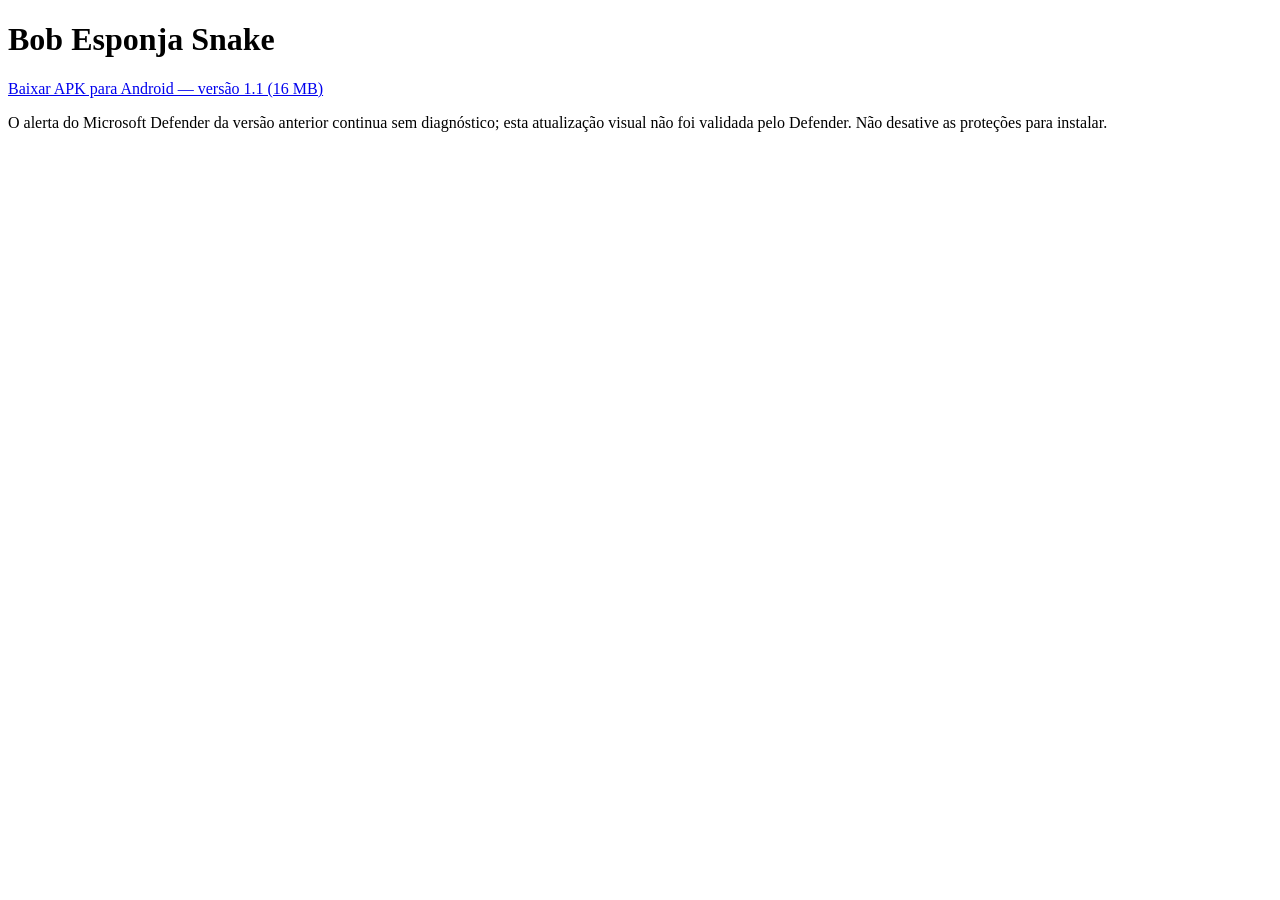
<file: download/index.html>
<!doctype html>
<html lang="pt-BR">
<head>
  <meta charset="utf-8">
  <meta name="viewport" content="width=device-width, initial-scale=1">
  <title>Download — Bob Esponja Snake</title>
</head>
<body>
  <h1>Bob Esponja Snake</h1>
  <p><a href="https://github.com/5an1ty/aplicativo-para-celular/releases/download/android-v1.1.0/Bob-Esponja-Snake.apk" download="Bob-Esponja-Snake.apk">Baixar APK para Android — versão 1.1 (16 MB)</a></p>
  <p>O alerta do Microsoft Defender da versão anterior continua sem diagnóstico; esta atualização visual não foi validada pelo Defender. Não desative as proteções para instalar.</p>
</body>
</html>
</file>
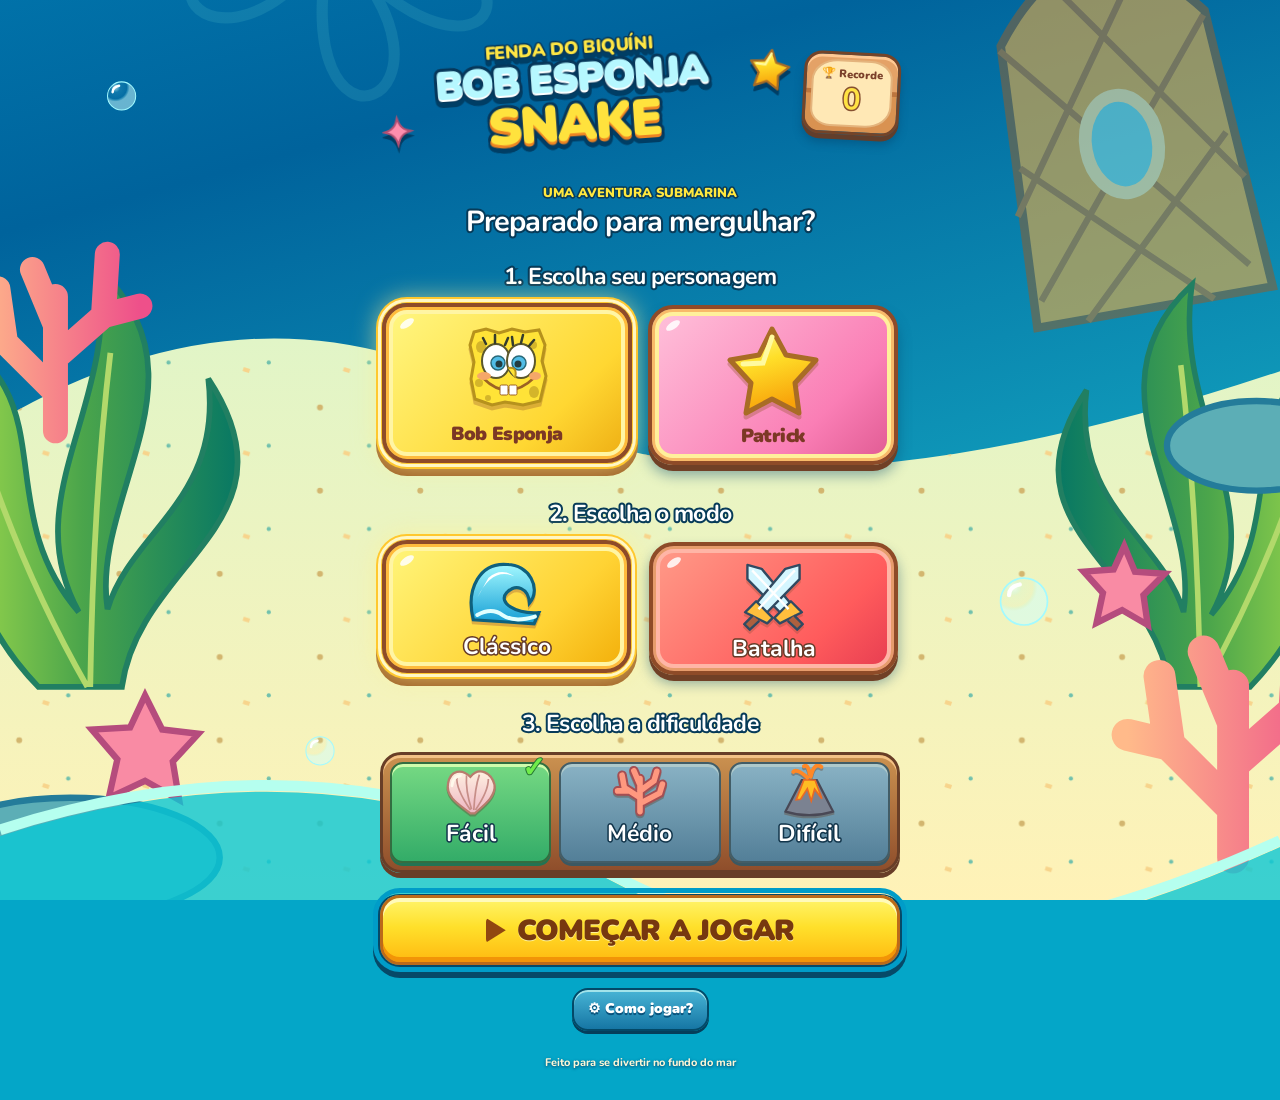
<file: megabrain/index.html>
<!DOCTYPE html>
<html lang="pt-BR">
<head>
  <meta charset="UTF-8">
  <meta name="viewport" content="width=device-width, initial-scale=1, viewport-fit=cover">
  <title>Bob Esponja Snake</title>
  <link rel="stylesheet" href="style.css">
</head>
<body>
  <main class="app">
    <header class="topbar">
      <div class="brand"><div><p class="eyebrow">FENDA DO BIQUÍNI</p><h1>BOB ESPONJA<span>SNAKE</span></h1></div><svg class="art brand-star" aria-hidden="true"><use href="assets/icons.svg#star"></use></svg></div>
      <div class="best"><span id="bestLabel">🏆 Recorde</span> <strong id="best">0</strong></div>
    </header>

    <section id="menu" class="panel menu-panel">
      <div class="intro">
        <div class="sun-rays"></div>
        <p class="eyebrow">UMA AVENTURA SUBMARINA</p>
        <h2>Preparado para mergulhar?</h2>
        <p>Coma hambúrgueres, cresça e desvie dos obstáculos!</p>
        <div class="sea-icons" aria-hidden="true">🫧　🪸　🐚　🫧</div>
      </div>
      <div class="choices">
        <h3>1. Escolha seu personagem</h3>
        <div class="character-options">
          <button class="character selected" data-character="bob" aria-pressed="true">
            <span class="avatar bob"><svg class="art " aria-hidden="true"><use href="assets/icons.svg#sponge"></use></svg></span><strong>Bob Esponja</strong><small>O otimista da Fenda</small>
          </button>
          <button class="character" data-character="patrick" aria-pressed="false">
            <span class="avatar patrick"><svg class="art " aria-hidden="true"><use href="assets/icons.svg#star"></use></svg></span><strong>Patrick</strong><small>O amigo estrela-do-mar</small>
          </button>
          <button class="character" data-character="sandy" aria-pressed="false" hidden><span class="avatar sandy"><svg class="art " aria-hidden="true"><use href="assets/icons.svg#sandy"></use></svg></span><strong>Sandy Bochechas</strong><small>Karate</small></button>
        </div>
        <h3>2. Escolha o modo</h3>
        <div class="mode-options">
          <button class="mode-choice selected" data-mode="classic" aria-pressed="true"><svg class="art " aria-hidden="true"><use href="assets/icons.svg#wave"></use></svg><strong>Clássico</strong><small>Explore e enfrente Plankton a cada 200 pontos</small></button>
          <button class="mode-choice" data-mode="battle" aria-pressed="false"><svg class="art " aria-hidden="true"><use href="assets/icons.svg#swords"></use></svg><strong>Batalha</strong><small>Ondas de inimigos cada vez mais agressivos</small></button>
        </div>
        <h3>3. Escolha a dificuldade</h3>
        <div class="difficulty-options">
          <button class="difficulty selected" data-difficulty="easy" aria-pressed="true"><span><svg class="art " aria-hidden="true"><use href="assets/icons.svg#shell"></use></svg></span><div><strong>Fácil</strong><small>Mais lento · Poucos obstáculos</small></div><i>✓</i></button>
          <button id="tutorialDifficultyBtn" class="difficulty tutorial-entry hidden" type="button"><span>🎓</span><div><strong>Tutorial modo batalha</strong><small>Treino guiado com Bob · sem perder vidas</small></div><i>✓</i></button>
          <button class="difficulty" data-difficulty="medium" aria-pressed="false"><span><svg class="art " aria-hidden="true"><use href="assets/icons.svg#coral"></use></svg></span><div><strong>Médio</strong><small>Velocidade moderada · Mais obstáculos</small></div><i>✓</i></button>
          <button class="difficulty" data-difficulty="hard" aria-pressed="false"><span><svg class="art " aria-hidden="true"><use href="assets/icons.svg#volcano"></use></svg></span><div><strong>Difícil</strong><small>Mais rápido · Muitos obstáculos</small></div><i>✓</i></button>
        </div>
        <button id="startBtn" class="primary">COMEÇAR A JOGAR</button>
        <button id="howBtn" class="text-button" aria-expanded="false" aria-controls="howText">⚙ Como jogar?</button>
        <button id="tutorialMenuBtn" class="text-button hidden" type="button" aria-expanded="false" aria-controls="tutorialPreview">Tutorial modo batalha</button>
        <section id="tutorialPreview" class="how-text hidden" aria-label="Tutorial ilustrado da Batalha"><div id="tutorialCards"></div><button id="startTutorialBtn" class="primary" type="button">COMEÇAR TUTORIAL JOGÁVEL</button></section>
        <div id="howText" class="how-text hidden">
          <h3>🎮 Guia da Fenda do Biquíni</h3><p><strong>Pontuação no Clássico:</strong> Fácil ×1, Médio ×2, Difícil ×3 (inclui bônus).</p><p><strong>Poderes na Batalha — C ou Power:</strong> Bob gira a espátula e cria um hambúrguer amarelo à frente (recarga 30s; libere a célula à frente antes de usar). Patrick começa com uma bomba pronta, imune a todas as bombas (colisões e explosões), cuja explosão atinge toda a arena. Uma estrela gira ao criar a bomba. Para recarregar, derrote 1 Plankton por outros ataques; abates da bomba especial não contam. Sandy, exclusiva da Batalha, arma um karate que espera o próximo contato: causa 2 de dano, paralisa por 3s e dá 3s de imunidade a tudo. Sandy começa com 2 usos; depois de gastar os dois, cada 2 abates recuperam 1 uso, até o limite de 3. Uma luva gira ao redor dela enquanto o golpe está armado. Durante os 3s de imunidade, Sandy fica transparente. Na primeira Batalha, um treino jogável com Bob ensina as mecânicas, desacelerando até pausar a cada situação. Repita pelo botão Tutorial modo batalha.</p><p><strong>⚔ Batalha:</strong> começa com um Plankton verde; os próximos duelos trazem inimigos laranja e vermelho, mais agressivos. Depois, cada grupo enfrenta três níveis de agressividade antes de aumentar: 2, 3, 4… até 10 Planktons vermelhos simultâneos. Cada hambúrguer vermelho acerta o inimigo mais próximo e paralisa por 3 segundos. A cada 10 hambúrgueres, solte um sopro congelante em cone que alcança o último Plankton naquela direção: 2 de dano no primeiro inimigo e 1 nos demais, congelados por 3 segundos. A cobra volta ao tamanho inicial. Derrotar um Plankton vermelho de agressividade máxima faz aparecer um hambúrguer amarelo de imunidade e turbo por 6 segundos. As barras de vida ficam sobre cada inimigo. Bombas explodem quando um Plankton pisa nelas: causam 1 de dano aos inimigos num raio de 15 células. Você é imune à explosão, mas Patrick também é imune à colisão de todas as bombas. Para os outros personagens, pisar na bomba conta como colisão com obstáculo (os poderes de atravessar obstáculos e imunidade protegem). Derrote todos para passar de onda. Vida por onda: nas ondas 1–2, todos têm 3; nas ondas 3–5, verdes têm 4 e os demais 3; da onda 6 em diante, verdes têm 5, laranjas 4 e vermelhos 3. Na Batalha, a velocidade base é constante; apenas o hambúrguer amarelo dá turbo temporário. Seu recorde na Batalha conta Planktons derrotados e fica salvo neste navegador. A dificuldade controla a velocidade e a densidade dos obstáculos.</p>
          <p>Use as setas, WASD, gestos ou o direcional. Cada hambúrguer dá <strong>+10 pontos</strong> e faz a cobra crescer. As bordas são portais: saia por um lado e reapareça no oposto, inclusive em cima e embaixo!</p>
          <ul class="burger-guide">
            <li><span style="--burger:#f5a62a">🍔</span><div><strong>Laranja · Clássico</strong><br>Alimenta e aumenta sua pontuação.</div></li>
            <li><span style="--burger:#bc8cff">G</span><div><strong>Roxo · Fantasma</strong><br>Atravesse o próprio corpo por 8 segundos.</div></li>
            <li><span style="--burger:#38bdf8">O</span><div><strong>Azul · Passagem livre</strong><br>Atravesse pedras e casas por 8 segundos.</div></li>
            <li><span style="--burger:#ffe45c">⚡</span><div><strong>Amarelo · Super</strong><br>Imunidade ao corpo, obstáculos e Plankton, com supervelocidade por 6 segundos.</div></li>
            <li><span style="--burger:#ff77c8">M</span><div><strong>Rosa · Ímã</strong><br>Por 10 segundos, puxa os hambúrgueres até você, atravessando obstáculos.</div></li>
            <li><span style="--burger:#ff334e">ϟ</span><div><strong>Vermelho · Hambúrguer de Siri</strong><br>Durante a perseguição, cada vermelho dispara um raio automático no Plankton. A sequência é sempre: normal → vermelho → normal → vermelho → normal → vermelho.</div></li>
          </ul>
          <p><strong>👁 Plankton malvado no Clássico:</strong> aparece a cada 200 pontos e persegue você, atravessando obstáculos. Alterne hambúrgueres normais com <strong>3 hambúrgueres de Siri vermelhos</strong> para derrotá-lo. Cada raio paralisa o inimigo por <strong>3 segundos</strong>; a vitória dá <strong>+50 pontos</strong>. Enquanto ele estiver paralisado, encostar nele é seguro.</p>
          <p>Os poderes podem ser combinados: cada efeito ativo aparece em uma indicação compacta dentro do mapa, com nome, tempo restante e barra de duração. Ela fica fixa no canto superior esquerdo, sem mover ou redimensionar o tabuleiro. Até 3 poderes podem ficar ativos ao mesmo tempo; nesse limite, só aparecem hambúrgueres normais até um efeito acabar (a sequência de vermelhos do Plankton continua). O personagem fica translúcido ao atravessar obstáculos (azul) e ganha um brilho roxo para atravessar o corpo. Hambúrgueres especiais são mais raros no Médio (22%) e no Difícil (10%), contra 60% no Fácil. Plankton persegue mais rápido no Médio e ainda mais no Difícil. Ao terminarem, as colisões voltam ao normal. A pausa congela poderes e inimigos. Na tela de pausa, Silenciar música controla a trilha; Silenciar sons controla os efeitos de coleta, laser e morte; Silenciar tudo corta ambos e Restaurar áudio recupera suas preferências individuais. As preferências ficam salvas. Os efeitos são sintetizados pelo jogo, sem gravações de terceiros. Em tela cheia, a pausa fica no canto superior direito. A cada 30 pontos os obstáculos mudam de lugar e de cor; a cada 100, o cenário muda. No Clássico, a velocidade aumenta um pouco; na Batalha, a velocidade base permanece constante.</p>
          <p><strong>Casas também são obstáculos:</strong> abacaxi do Bob, moai do Lula Molusco e pedra do Patrick. Sem o poder adequado, evite casas, pedras, seu corpo e o Plankton ativo.</p>
          <p><strong>Tela cheia no celular:</strong> toda partida começa pausada; escolha Tela cheia ou Continuar no menu de pausa. mantenha a orientação que preferir. No celular, o movimento é mais lento em todas as dificuldades, mantendo a progressão por fase no Clássico. O mapa usa 18 × 18 células maiores e ocupa a área disponível acima dos controles; no PC, mantém 30 × 21. A grade não muda durante uma partida ao girar o aparelho. O mapa mantém sua proporção, sem esticar a imagem. A faixa acima do mapa explica o hambúrguer disponível, sem cobrir o jogo. A vida do Plankton aparece em uma barra sem números e os raios vermelhos saem dos olhos do personagem. O modo portátil vertical traz um direcional maior, centralizado abaixo do mapa: mantenha o dedo encostado e deslize entre as setas para mudar de direção, sem precisar apertá-las novamente.</p>
        </div>
      </div>
    </section>

    <section id="game" class="panel game-panel hidden">
      <div class="game-logo" aria-hidden="true"><span>FENDA DO BIQUÍNI</span><strong>BOB ESPONJA <b>SNAKE</b></strong></div>
      <div class="game-head">
        <div class="player-plaque"><span class="player-portrait"><svg class="art portrait-bob" aria-hidden="true"><use href="assets/icons.svg#sponge"></use></svg><svg class="art portrait-patrick" aria-hidden="true"><use href="assets/icons.svg#star"></use></svg><svg class="art portrait-sandy" aria-hidden="true"><use href="assets/icons.svg#sandy"></use></svg></span><strong id="playingAs">Bob Esponja</strong></div>
        <div class="stat score-medal"><small>Pontos</small><strong id="score">0</strong></div>
        <div class="stat difficulty-badge"><small>Dificuldade</small><span class="level-art"><svg class="art level-easy" aria-hidden="true"><use href="assets/icons.svg#shell"></use></svg><svg class="art level-medium" aria-hidden="true"><use href="assets/icons.svg#coral"></use></svg><svg class="art level-hard" aria-hidden="true"><use href="assets/icons.svg#volcano"></use></svg></span><strong id="level">Fácil</strong></div>
        <div class="game-actions"><button id="headerMenuBtn" class="menu-return" type="button">Voltar ao menu</button><button id="pauseBtn" class="small-button" aria-label="Pausar jogo">II</button></div>
      </div>
      <div class="status-bar">
        <span id="foodHint" class="food-hint" role="status"></span>
        <span class="boss-panel"><span id="bossStatus" role="status"></span><progress id="bossHealth" max="3" value="3" aria-label="Vida do Plankton" hidden></progress></span>
      </div>
      <div class="board-stage"><div class="board-wrap">
        <span id="powerStatus" class="power-hud" data-corner="top-left" role="status" hidden></span>
        <span id="trainingObjective" class="training-objective" hidden></span>
        <span id="abilityKeyHint" class="ability-key-hint" hidden>pressione C</span>
        <canvas id="board" width="600" height="420" aria-label="Tabuleiro do jogo Snake"></canvas>
        <div id="overlay" class="overlay hidden"><div class="overlay-card"><div id="overlayIcon" class="overlay-icon">⏸️</div><h2 id="overlayTitle">Jogo pausado</h2><div class="pause-start-actions"><button id="pauseFullscreenBtn" class="secondary" type="button">⛶ Tela cheia</button><button id="resumeBtn" class="primary">CONTINUAR</button></div><div id="overlayText">Respire fundo, mergulhador!</div><div class="audio-controls" role="group" aria-label="Controles de áudio"><button id="muteMusicBtn" class="audio-toggle" type="button" aria-pressed="false">🔇 Silenciar música</button><button id="muteEffectsBtn" class="audio-toggle" type="button" aria-pressed="false">🔇 Silenciar sons</button><button id="muteAllBtn" class="audio-toggle" type="button" aria-pressed="false">🔇 Silenciar tudo</button></div><button id="restartBtn" class="secondary">RECOMEÇAR</button><button id="menuBtn" class="text-button">Voltar ao menu</button></div></div>
      </div>
      </div>
      <div class="game-footer"><span>🍔 Hambúrguer = +10 pontos</span><span>Bordas livres ↔ ↕</span></div>
      <button id="abilityBtn" class="secondary" type="button" hidden>Power · Pronto</button>
      <div class="touch-controls" aria-label="Controles direcionais">
        <button data-dir="up" aria-label="Cima"><svg class="art" aria-hidden="true"><use href="assets/icons.svg#arrow"></use></svg></button>
        <div><button data-dir="left" aria-label="Esquerda"><svg class="art" aria-hidden="true"><use href="assets/icons.svg#arrow"></use></svg></button><button data-dir="down" aria-label="Baixo"><svg class="art" aria-hidden="true"><use href="assets/icons.svg#arrow"></use></svg></button><button data-dir="right" aria-label="Direita"><svg class="art" aria-hidden="true"><use href="assets/icons.svg#arrow"></use></svg></button></div>
      </div>
    </section>
    <footer>Feito para se divertir no fundo do mar</footer>
  </main>
  <script src="script.js"></script>
  <script src="tutorial.js"></script>
</body>
</html>
</file>
<file: megabrain/style.css>
@font-face {
  font-family:Nunito;
  src:url('assets/Nunito.ttf') format('truetype');
  font-weight:200 1000;
  font-display:swap
}
:root {
  --ink:#073b59;
  --cream:#fff5d6;
  --yellow:#ffe331;
  --wood:#a35c30;
  --outline:#06416a;
  --safe-top:env(safe-area-inset-top,0px);
  --safe-bottom:env(safe-area-inset-bottom,0px)
}
* {
  box-sizing:border-box
}
html {
  -webkit-text-size-adjust:100%;
  background:#007eb3
}
body {
  margin:0;
  color:white;
  font-family:Nunito,'Arial Rounded MT Bold',sans-serif;
  font-weight:900;
  background:#04a6c8 url('assets/ocean.svg') center bottom/cover fixed;
  min-height:100vh;
  min-height:100svh;
  overflow-x:hidden
}
button {
  font:inherit;
  cursor:pointer;
  touch-action:manipulation;
  -webkit-tap-highlight-color:transparent;
  color:inherit
}
button:focus-visible {
  outline:3px solid white;
  outline-offset:5px
}
button:disabled {
  opacity:.6;
  cursor:default
}
svg.art {
  display:block;
  width:100%;
  height:100%;
  overflow:visible;
  pointer-events:none
}
.hidden,[hidden] {
  display:none!important
}
p,h1,h2,h3 {
  margin:0
}
.app {
  position:relative;
  max-width:560px;
  margin:0 auto;
  padding:22px 20px 30px
}
.topbar {
  position:relative;
  display:flex;
  align-items:center;
  justify-content:space-between;
  gap:10px;
  margin-bottom:16px;
  min-height:116px
}
.brand {
  position:relative;
  min-width:0;
  transform:rotate(-4deg);
  padding:0 29px 0 0;
  flex:1;
  text-align:center;
  filter:drop-shadow(0 5px 0 #003e65)
}
.brand .eyebrow {
  color:#ffe644;
  font-size:clamp(12px,3.2vw,18px);
  -webkit-text-stroke:3px #06375a;
  paint-order:stroke fill;
  line-height:1.1;
  letter-spacing:-.4px
}
.brand h1 {
  font-size:clamp(25px,7vw,40px);
  font-weight:1000;
  letter-spacing:-1.8px;
  line-height:.98;
  color:#b6f8ff;
  -webkit-text-stroke:6px #06375a;
  paint-order:stroke fill;
  text-shadow:0 2px 0 white
}
.brand h1 span {
  display:block;
  font-size:1.28em;
  color:#ffe23d;
  letter-spacing:-2px;
  text-shadow:0 3px 0 #ed8423
}
.brand .brand-star {
  position:absolute;
  width:45px;
  height:45px;
  right:0;
  top:21px;
  transform:rotate(14deg)
}
.brand:after {
  content:'✦';
  position:absolute;
  left:0;
  bottom:3px;
  color:#ff8eae;
  font-size:35px;
  -webkit-text-stroke:2px #b35073
}
.best {
  position:relative;
  display:flex;
  flex-direction:column;
  align-items:center;
  justify-content:center;
  min-width:97px;
  max-width:120px;
  gap:0;
  min-height:83px;
  padding:11px 9px;
  background:linear-gradient(#e4a267 0 45%,#bd753e 46% 51%,#d99251 52%);
  border:3px solid #734429;
  border-radius:18px;
  box-shadow:inset 0 3px 0 #ffc994,0 5px 0 #623e2b,0 9px 8px #003c6560;
  transform:rotate(3deg);
  text-align:center
}
.best:before {
  content:'';
  position:absolute;
  inset:5px;
  background:#ffe8b5;
  border:2px solid #e4b47d;
  border-radius:32% 27% 32% 25%;
  z-index:0
}
.best>* {
  position:relative
}
.best span {
  font-size:11px;
  line-height:1.1;
  color:#7b402a
}
.best strong {
  font-size:30px;
  line-height:1.2;
  color:#ffe343;
  -webkit-text-stroke:3px #865030;
  paint-order:stroke fill
}
.panel {
  border:0;
  border-radius:0;
  background:transparent;
  box-shadow:none
}
.intro {
  text-align:center;
  margin:0 0 17px;
  position:relative
}
.intro .eyebrow {
  font-size:13px;
  color:#ffe83e;
  -webkit-text-stroke:3px #073b59;
  paint-order:stroke fill
}
.intro h2 {
  font-size:clamp(20px,5.6vw,29px);
  line-height:1.15;
  letter-spacing:-.8px;
  -webkit-text-stroke:4px #073b59;
  paint-order:stroke fill;
  margin-top:3px
}
.intro>p:not(.eyebrow),.sea-icons,.sun-rays {
  display:none
}
.choices h3 {
  font-size:clamp(17px,4.6vw,23px);
  text-align:center;
  letter-spacing:-.6px;
  -webkit-text-stroke:4px #073b59;
  paint-order:stroke fill;
  margin:19px 0 13px
}
.character-options {
  display:flex;
  justify-content:center;
  gap:16px;
  padding:0 2px 10px
}
.character {
  position:relative;
  width:calc(50% - 8px);
  min-width:0;
  padding:12px 7px 9px;
  display:flex;
  flex-direction:column;
  align-items:center;
  background:linear-gradient(135deg,#fff783,#ffd732 70%,#edac12);
  border:4px solid #8e4b28;
  border-radius:25px;
  box-shadow:0 6px 0 #704026,inset 0 0 0 3px #f8ba69,inset 0 0 0 7px #fff09b,0 10px 14px #00456a70;
  transition:transform .15s,filter .15s
}
.character[data-character=patrick] {
  background:linear-gradient(135deg,#ffc2db,#fa7eb5 70%,#df5991)
}
.character[data-character=sandy] {
  background:linear-gradient(135deg,#e4f9ff,#77d3e3)
}
.character-options:has([data-character=sandy]:not([hidden])) {
  gap:9px
}
.character-options:has([data-character=sandy]:not([hidden])) .character {
  width:33.33%;
  border-radius:20px
}
.character:before,.mode-choice:before {
  content:'';
  position:absolute;
  left:13px;
  top:13px;
  width:16px;
  height:7px;
  background:#ffffffd9;
  border-radius:100%;
  transform:rotate(-34deg)
}
.character.selected,.mode-choice.selected {
  outline:3px solid #fff7c5;
  outline-offset:1px;
  box-shadow:0 0 0 6px #ffc82e,0 0 24px 4px #fff392aa,0 7px 0 6px #9e5f26,inset 0 0 0 3px #ffbb3c,inset 0 0 0 7px #fff5a4;
  transform:translateY(-2px)
}
.avatar {
  display:block;
  width:82px;
  height:82px;
  filter:drop-shadow(0 4px 0 #93532955);
  margin:0 0 5px
}
.character strong {
  color:#7b3825;
  font-size:clamp(14px,4vw,19px);
  font-weight:1000;
  letter-spacing:-.6px;
  line-height:1.1
}
.character small {
  display:none
}
.mode-options {
  display:grid;
  grid-template-columns:1fr 1fr;
  gap:18px;
  padding:0 2px 10px
}
.mode-choice {
  position:relative;
  display:flex;
  flex-direction:column;
  align-items:center;
  justify-content:center;
  gap:0;
  min-height:116px;
  border:4px solid #8e4b28;
  border-radius:25px;
  padding:7px 10px;
  background:linear-gradient(135deg,#fff67c,#ffd334 65%,#f2ad08);
  box-shadow:0 6px 0 #704026,inset 0 0 0 3px #ffd18c,inset 0 0 0 7px #fff7b2,0 8px 13px #00456a70
}
.mode-choice[data-mode=battle] {
  background:linear-gradient(135deg,#ff9c89,#ff5b5c 70%,#e53b50);
  box-shadow:0 6px 0 #704026,inset 0 0 0 3px #e69c6c,inset 0 0 0 7px #ffb5a6,0 8px 13px #00456a70
}
.mode-choice .art {
  width:73px;
  height:65px;
  filter:drop-shadow(0 3px 0 #964d3955)
}
.mode-choice strong {
  font-size:23px;
  line-height:1.1;
  -webkit-text-stroke:3px #663b28;
  paint-order:stroke fill
}
.mode-choice small {
  display:none
}
.difficulty-options {
  display:grid;
  grid-template-columns:repeat(3,minmax(0,1fr));
  gap:8px;
  background:linear-gradient(#cb9250,#8f4e2b);
  border:3px solid #683e27;
  border-radius:21px;
  padding:7px;
  margin:0 0 22px;
  box-shadow:inset 0 3px 0 #f3c185,0 5px 0 #683e27
}
.difficulty {
  position:relative;
  display:flex;
  flex-direction:column;
  align-items:center;
  justify-content:center;
  background:linear-gradient(#89b2c4,#537f98);
  border:2px solid #425d67;
  border-radius:13px;
  box-shadow:inset 0 3px 0 #aec9cb,0 3px 0 #3b5862;
  padding:5px 3px 7px;
  min-height:91px
}
.difficulty>span {
  width:49px;
  height:46px;
  margin-top:-13px;
  filter:drop-shadow(0 2px 0 #63432f66)
}
.difficulty strong {
  font-size:20px;
  -webkit-text-stroke:3px #12354b;
  paint-order:stroke fill;
  line-height:1.2
}
.difficulty small {
  display:none
}
.difficulty i {
  position:absolute;
  right:4px;
  top:-10px;
  font-size:28px;
  line-height:1;
  font-style:normal;
  color:#70ec4a;
  -webkit-text-stroke:2px #237331;
  paint-order:stroke fill;
  display:none
}
.difficulty.selected {
  background:linear-gradient(#76d983,#33ac68);
  box-shadow:inset 0 3px 0 #cffcac,0 3px 0 #237352;
  border-color:#326e41
}
.difficulty.selected i {
  display:block
}
.difficulty.tutorial-entry {
  grid-column:1/-1;
  grid-row:2;
  min-height:50px;
  flex-direction:row;
  gap:8px
}
.difficulty.tutorial-entry>span {
  width:auto;
  margin:0
}
.difficulty.tutorial-entry strong {
  font-size:15px
}
.primary,.secondary,.text-button,.menu-return,.audio-toggle {
  border:2px solid #073e5a;
  border-radius:16px;
  padding:11px 14px;
  font-weight:1000;
  transition:transform .12s,filter .12s
}
.primary {
  display:block;
  width:100%;
  min-height:56px;
  background:linear-gradient(#fff46b 0%,#ffe02b 45%,#ffb910 100%);
  border:3px solid #bc6a19;
  color:#77380f;
  box-shadow:inset 0 3px 0 #fffbb2,inset 0 -4px 0 #f29909,0 5px 0 #9c4f1a;
  text-shadow:0 1px 0 #fff39a
}
.primary:active,.secondary:active,.text-button:active,.character:active,.mode-choice:active,.difficulty:active {
  transform:translateY(3px);
  filter:brightness(.95)
}
#startBtn {
  position:relative;
  min-height:70px;
  font-size:clamp(20px,5.5vw,29px);
  border-radius:20px;
  letter-spacing:-.9px;
  outline:5px solid #009cc8;
  outline-offset:2px;
  box-shadow:inset 0 4px 0 #fffaba,inset 0 -5px 0 #f29407,0 6px 0 7px #064968;
  margin:8px 0 23px
}
.text-button {
  display:block;
  width:max-content;
  max-width:100%;
  margin:12px auto 0;
  min-height:41px;
  background:linear-gradient(#48b5d6,#1676a4);
  border:2px solid #034968;
  box-shadow:inset 0 2px 0 #a2e3ea,0 3px 0 #053e5a;
  color:#fff;
  font-size:14px;
  line-height:1.2;
  text-shadow:0 2px 0 #08527c
}
.secondary {
  background:linear-gradient(#72e8ed,#2caeca);
  box-shadow:inset 0 2px 0 #d9ffff,0 3px 0 #075774;
  color:#06425d
}
.how-text {
  background:#fff5dfeF;
  border:4px solid #a56a37;
  border-radius:18px;
  box-shadow:0 4px 0 #684326;
  color:#254b5f;
  padding:16px;
  font-size:13px;
  font-weight:750;
  margin-top:19px;
  line-height:1.5;
  text-align:left
}
.how-text h3 {
  font-size:17px;
  -webkit-text-stroke:0;
  text-align:left;
  color:#0b6187
}
.how-text p {
  margin:10px 0
}
.burger-guide {
  padding:0;
  list-style:none
}
.burger-guide li {
  display:flex;
  gap:10px;
  margin-top:12px
}
.burger-guide li>span {
  display:grid;
  place-items:center;
  flex:0 0 30px;
  height:30px;
  border-radius:10px;
  background:var(--burger);
  color:#064269;
  border:2px solid #0e5677
}
.app>footer {
  font-size:11px;
  font-weight:750;
  text-align:center;
  color:#fff7d6;
  text-shadow:0 1px 3px #06436c;
  margin-top:24px
}
/* The game owns the viewport. The board and controls get separate grid areas. */
body.playing {
  overflow:hidden
}
.playing .app {
  padding:0;
  max-width:1000px
}
.playing .topbar,.playing .app>footer {
  display:none
}
#game {
  position:relative;
  display:grid;
  grid-template-columns:minmax(0,1fr);
  grid-template-rows:31px 100px 49px minmax(100px,1fr) 24px 172px;
  gap:9px;
  width:100%;
  height:100vh;
  height:100dvh;
  min-height:530px;
  padding:calc(7px + var(--safe-top)) 16px calc(12px + var(--safe-bottom));
  isolation:isolate
}
#game:before {
  content:'';
  position:absolute;
  inset:0;
  background:#04a6c8 url('assets/ocean.svg') center bottom/cover;
  z-index:-1
}
#game:is(:fullscreen,.fallback-fullscreen) {
  position:fixed;
  inset:0;
  z-index:50;
  max-width:none;
  min-height:0
}
.game-logo {
  text-align:center;
  padding:0 37px;
  align-self:center;
  line-height:1.05;
  pointer-events:none
}
.game-logo>span {
  display:block;
  font-size:8px;
  color:#ffe43e;
  -webkit-text-stroke:2px #073b59;
  paint-order:stroke fill
}
.game-logo>strong {
  font-size:18px;
  letter-spacing:-.7px;
  color:#a9f9ff;
  -webkit-text-stroke:3px #073b59;
  paint-order:stroke fill
}
.game-logo b {
  color:#ffe138
}
#fullscreenBtn {
  position:absolute;
  top:calc(9px + var(--safe-top));
  right:15px;
  width:32px;
  height:30px;
  border:2px solid #07516c;
  border-radius:9px;
  background:#119ac2;
  color:white;
  font-size:0;
  line-height:1;
  padding:0;
  z-index:3;
  box-shadow:inset 0 2px 0 #74e6ef,0 2px 0 #064b72
}
#fullscreenBtn:before {
  content:'⛶';
  font-size:22px
}
.game-head {
  display:grid;
  grid-template-columns:1.2fr 1fr .7fr .83fr;
  align-items:center;
  gap:8px;
  min-width:0
}
.player-plaque {
  align-self:stretch;
  position:relative;
  display:flex;
  flex-direction:column;
  align-items:center;
  justify-content:center;
  padding:5px 5px 7px;
  background:repeating-linear-gradient(0deg,transparent 0 26px,#8b4c2b 27px 29px),linear-gradient(100deg,#d8995c,#bd7740);
  border:3px solid #874426;
  border-radius:14px;
  box-shadow:inset 0 2px 0 #edbd85,0 4px 0 #613b2a
}
.player-plaque:after {
  content:'';
  position:absolute;
  width:9px;
  height:3px;
  border-radius:100%;
  background:#764725;
  right:6px;
  top:12px
}
.player-portrait {
  width:60px;
  height:59px;
  display:block;
  filter:drop-shadow(0 3px 0 #87542a66)
}
.player-portrait .art {
  display:none
}
#game[data-avatar=bob] .portrait-bob,#game[data-avatar=patrick] .portrait-patrick,#game[data-avatar=sandy] .portrait-sandy {
  display:block
}
.player-plaque strong {
  font-size:12px;
  line-height:1.1;
  text-align:center;
  letter-spacing:-.4px;
  -webkit-text-stroke:2px #753c22;
  paint-order:stroke fill
}
.stat {
  display:flex;
  flex-direction:column;
  align-items:center;
  justify-content:center;
  min-width:0
}
.stat small {
  font-size:13px;
  line-height:1.2;
  -webkit-text-stroke:2px #70381e;
  paint-order:stroke fill
}
.score-medal {
  aspect-ratio:1;
  max-height:100%;
  width:100%;
  border:4px solid #e6ad43;
  border-radius:50%;
  background:radial-gradient(ellipse at 32% 24%,#b5faff,#35c8e5 50%,#1295c9 75%);
  box-shadow:0 0 0 2px #875123,inset 0 0 0 2px #fffac5,0 4px 0 2px #8f602e,inset 0 -4px 0 #0579aa
}
.score-medal strong {
  font-size:38px;
  line-height:1.1;
  color:#ffe231;
  -webkit-text-stroke:3px #774426;
  paint-order:stroke fill;
  letter-spacing:-2px
}
.difficulty-badge {
  gap:1px
}
.difficulty-badge small {
  font-size:9px;
  -webkit-text-stroke:2px #793e27;
  paint-order:stroke fill
}
.level-art {
  display:block;
  width:40px;
  height:40px
}
.level-art .art {
  display:none
}
#game[data-difficulty=easy] .level-easy,#game[data-difficulty=medium] .level-medium,#game[data-difficulty=hard] .level-hard {
  display:block
}
.difficulty-badge strong {
  font-size:16px;
  color:#e4fa65;
  -webkit-text-stroke:2px #446b24;
  paint-order:stroke fill
}
.game-actions {
  display:flex;
  flex-direction:column;
  align-items:center;
  gap:9px
}
.small-button {
  position:relative;
  display:grid;
  place-items:center;
  border:5px solid #ffefc4;
  outline:2px solid #9b4d30;
  background:radial-gradient(ellipse at 35% 20%,#ffb29a,#f65e54 65%,#c53035);
  border-radius:50%;
  width:52px;
  height:52px;
  box-shadow:inset 0 0 0 3px #c54236,0 4px 0 2px #8d492e,inset 0 4px 0 #ffceb5;
  font-size:25px;
  line-height:1;
  -webkit-text-stroke:1px #8f3528;
  text-shadow:0 2px 0 #8f3528
}
.menu-return {
  width:100%;
  min-height:29px;
  padding:4px 3px;
  border:2px solid #814425;
  border-radius:8px;
  background:linear-gradient(#e4aa6a,#b76a37);
  box-shadow:inset 0 2px 0 #f7cea4,0 3px 0 #6b3c25;
  font-size:10px;
  line-height:1;
  text-shadow:0 1px 0 #773b25
}
.status-bar {
  display:grid;
  align-content:start;
  gap:3px;
  min-height:0;
  padding:0 3px
}
.food-hint {
  display:block;
  width:100%;
  padding:6px 8px;
  border:3px solid #96562e;
  border-radius:9px;
  background:repeating-linear-gradient(0deg,transparent 0 13px,#9b562b44 14px 16px),linear-gradient(#cf975b,#a56433);
  box-shadow:inset 0 2px 0 #f4c58a,0 3px 0 #653d28;
  color:#fff8d8;
  font-size:10px;
  line-height:1.1;
  text-align:center;
  text-shadow:0 1px 1px #72391c;
  overflow-wrap:anywhere
}
.boss-panel {
  display:flex;
  align-items:center;
  justify-content:center;
  gap:5px;
  min-height:10px;
  line-height:1
}
.boss-panel:has(#bossStatus:empty) {
  visibility:hidden
}
#bossStatus {
  font-size:10px;
  text-shadow:0 1px 1px #06456b
}
#bossHealth {
  appearance:none;
  width:65px;
  height:6px;
  border:1px solid #125241;
  border-radius:6px;
  overflow:hidden;
  background:#174b45
}
#bossHealth::-webkit-progress-bar {
  background:#174b45
}
#bossHealth::-webkit-progress-value {
  background:#bcf36a
}
#bossHealth::-moz-progress-bar {
  background:#bcf36a
}
.board-stage {
  position:relative;
  display:flex;
  align-items:center;
  justify-content:center;
  min-height:0;
  min-width:0;
  padding:0 5px
}
.board-wrap {
  position:relative;
  flex:none;
  border:9px solid #b67b43;
  border-radius:20px;
  background:#075c88;
  box-shadow:0 0 0 2px #6f432c,0 0 0 5px #e5b774,inset 0 0 0 2px #74472b,0 7px 0 3px #70462b;
  isolation:isolate
}
.board-wrap:before,.board-wrap:after {
  content:'';
  position:absolute;
  z-index:4;
  width:32px;
  height:32px;
  top:-17px;
  pointer-events:none;
  background:url('assets/icons.svg#shell');
  border-radius:50%;
  background:radial-gradient(ellipse at 30% 15%,#fff0da,#f2b5a7 65%,#b9737d);
  border:2px solid #a87059;
  box-shadow:inset 2px 0 0 #ffe5cf,inset -5px 0 0 #e3a5a2
}
.board-wrap:before {
  left:-17px;
  transform:rotate(-25deg)
}
.board-wrap:after {
  right:-17px;
  transform:rotate(25deg);
  background:radial-gradient(ellipse at 30% 15%,#ece9ff,#b6a5e0 65%,#857cba)
}
#board {
  display:block;
  width:100%;
  height:100%;
  max-width:none;
  touch-action:none;
  border-radius:10px;
  user-select:none;
  -webkit-user-select:none
}
.game-footer {
  display:flex;
  gap:6px;
  align-items:center;
  justify-content:center;
  font-size:9px;
  text-align:center;
  white-space:nowrap;
  -webkit-text-stroke:2px #075278;
  paint-order:stroke fill;
  text-shadow:0 2px 0 #075278
}
.game-footer>span:first-child {
  color:#ffe137
}
.touch-controls {
  display:grid;
  grid-template-columns:repeat(3,70px);
  grid-template-rows:repeat(3,51px);
  gap:5px;
  align-self:center;
  justify-content:center;
  width:max-content;
  justify-self:center;
  touch-action:none;
  user-select:none;
  -webkit-user-select:none;
  filter:drop-shadow(0 5px 0 #064b66);
  padding-bottom:4px
}
.touch-controls>div {
  display:contents
}
.touch-controls [data-dir=up] {
  grid-column:2;
  grid-row:1
}
.touch-controls [data-dir=left] {
  grid-column:1;
  grid-row:2
}
.touch-controls [data-dir=right] {
  grid-column:3;
  grid-row:2
}
.touch-controls [data-dir=down] {
  grid-column:2;
  grid-row:3
}
.touch-controls button {
  position:relative;
  width:70px;
  height:51px;
  padding:0;
  border:3px solid #055c7f;
  border-radius:15px;
  background:radial-gradient(ellipse at 30% 15%,#4cdbf0,#04a2d4 65%,#037eaf);
  box-shadow:inset 0 3px 0 #92f3ef,inset 0 -5px 0 #0474a2,0 3px 0 #04486c;
  color:#ffdb26;
  font-size:0;
  touch-action:none
}
.touch-controls button:before {
  content:'';
  position:absolute;
  width:43px;
  height:43px;
  left:50%;
  top:50%;
  transform:translate(-50%,-50%);
  background:#ffdf31;
  clip-path:polygon(50% 3%,94% 48%,68% 48%,68% 96%,32% 96%,32% 48%,6% 48%);
  filter:drop-shadow(0 2px 0 #ac6c19)
}
.touch-controls button:after {
  content:'';
  position:absolute;
  left:8px;
  top:7px;
  width:9px;
  height:5px;
  transform:rotate(-32deg);
  border-radius:100%;
  background:#b4f9ff
}
.touch-controls [data-dir=left]:before {
  transform:translate(-50%,-50%) rotate(-90deg)
}
.touch-controls [data-dir=right]:before {
  transform:translate(-50%,-50%) rotate(90deg)
}
.touch-controls [data-dir=down]:before {
  transform:translate(-50%,-50%) rotate(180deg)
}
.touch-controls button.pressed,.touch-controls button:active {
  background:#0c82aa;
  box-shadow:inset 0 4px 0 #046e91;
  transform:translateY(3px)
}
#abilityBtn {
  position:absolute;
  right:12px;
  bottom:calc(54px + var(--safe-bottom));
  width:90px;
  min-height:60px;
  padding:8px 5px;
  font-size:12px;
  line-height:1.25;
  color:#fff5bc;
  background:linear-gradient(#b680e1,#7e4cb8);
  border-color:#473b7b;
  box-shadow:inset 0 2px 0 #e2c9ff,0 4px 0 #493b7c;
  z-index:3
}
#abilityBtn:disabled {
  opacity:.7
}
/* Powers and training keep their original live data and never resize the board. */
.power-hud {
  position:absolute;
  top:7px;
  left:7px;
  z-index:2;
  display:grid;
  gap:4px;
  width:min(85%,320px);
  pointer-events:none
}
.effect-badge {
  position:relative;
  display:flex;
  align-items:center;
  justify-content:space-between;
  gap:5px;
  min-width:0;
  padding:5px 7px 8px;
  border:1px solid var(--effect-color);
  border-left-width:3px;
  border-radius:7px;
  background:#073b59cb;
  text-shadow:0 1px 1px #073b59;
  font-size:10px
}
.effect-badge strong {
  font-size:11px;
  color:var(--effect-color)
}
.effect-badge>span {
  white-space:nowrap;
  font-size:9px
}
.effect-badge progress {
  position:absolute;
  bottom:0;
  left:0;
  width:100%;
  height:3px;
  appearance:none;
  border:0;
  background:#ffffff30
}
.effect-badge progress::-webkit-progress-bar {
  background:#ffffff30
}
.effect-badge progress::-webkit-progress-value {
  background:var(--effect-color)
}
.effect-badge progress::-moz-progress-bar {
  background:var(--effect-color)
}
.training-objective {
  position:absolute;
  bottom:8px;
  left:8px;
  right:8px;
  z-index:3;
  background:#063e59d9;
  border:1px solid #72cedc;
  border-radius:9px;
  padding:6px 8px;
  font-size:11px;
  text-align:center;
  color:#fff5be;
  pointer-events:none
}
.ability-key-hint {
  position:absolute;
  top:12px;
  right:12px;
  font-size:18px;
  z-index:3;
  color:#fff1a0;
  pointer-events:none;
  text-shadow:0 2px 0 #063e59;
  animation:hint 1.4s infinite
}
@keyframes hint {
  50% {
    opacity:.4
  }
}
#abilityBtn.ability-hint {
  animation:power-glow 1.4s infinite
}
@keyframes power-glow {
  50% {
    box-shadow:0 0 16px 4px #ffe34b
  }
}
/* A viewport-sized pause layer leaves enough room for every option on small phones. */
.overlay {
  position:fixed;
  inset:0;
  z-index:60;
  display:grid;
  place-items:center;
  background:#034267b8;
  backdrop-filter:blur(4px);
  padding:20px
}
.overlay-card {
  width:min(355px,100%);
  max-height:calc(100dvh - 40px);
  overflow:auto;
  text-align:center;
  border:5px solid #9c5a32;
  border-radius:25px;
  background:linear-gradient(#fff5db,#ffe5a9);
  color:#114b68;
  padding:18px;
  box-shadow:inset 0 0 0 3px #ffe7b6,0 8px 0 #653d2b,0 20px 50px #003556aa
}
.overlay-icon {
  font-size:40px
}
.overlay h2 {
  font-size:27px;
  letter-spacing:-1px;
  margin:0 0 8px
}
.pause-start-actions {
  display:flex;
  gap:8px;
  margin:12px 0
}
.pause-start-actions button {
  font-size:12px;
  padding:9px;
  min-height:49px;
  flex:1
}
#overlayText {
  font-size:13px;
  font-weight:800;
  line-height:1.5;
  margin:12px 0
}
.audio-controls {
  display:grid;
  grid-template-columns:repeat(3,minmax(0,1fr));
  gap:6px;
  margin:12px 0
}
.audio-toggle {
  font-size:10px;
  line-height:1.2;
  padding:8px 4px;
  min-height:50px;
  color:#14516a;
  background:#d4f6f1;
  border:1px solid #66b3c3;
  box-shadow:0 2px 0 #3e8ca2
}
.audio-toggle[aria-pressed=true] {
  background:#226884;
  color:white
}
#restartBtn {
  width:100%;
  min-height:47px
}
#menuBtn {
  min-height:40px
}
#tutorialCards svg,#overlayText svg {
  width:100%;
  height:80px;
  border-radius:12px;
  margin:7px 0
}
#tutorialCards article+article {
  margin-top:18px
}
.tutorial-entry strong {
  color:#fff5b9
}
@media(min-width:601px) {
  .app {
    padding-top:26px
  }
  .topbar {
    min-height:134px;
    margin-bottom:24px
  }
  .choices h3 {
    margin-top:23px
  }
  .avatar {
    width:100px;
    height:100px
  }
  .character {
    min-height:160px
  }
  .mode-choice {
    min-height:133px
  }
  .mode-choice .art {
    width:85px;
    height:79px
  }
  .difficulty {
    min-height:101px
  }
  .difficulty>span {
    width:62px;
    height:56px
  }
  .difficulty strong {
    font-size:23px
  }
  .game-head {
    width:min(650px,100%);
    justify-self:center;
    grid-template-columns:1fr 1fr 1fr .8fr;
    gap:22px
  }
  .player-plaque strong {
    font-size:16px
  }
  .score-medal {
    max-width:105px;
    justify-self:center
  }
  .difficulty-badge small {
    font-size:13px
  }
  .level-art {
    width:48px;
    height:48px
  }
  .difficulty-badge strong {
    font-size:22px
  }
  .menu-return {
    font-size:12px
  }
  .game-footer {
    font-size:12px
  }
  .board-stage {
    padding:0 14px
  }
  #abilityBtn {
    right:calc(50% - 220px);
    width:120px
  }
}
@media(max-width:370px) {
  .app {
    padding:16px 15px 25px
  }
  .topbar {
    min-height:104px
  }
  .best {
    min-width:80px;
    min-height:73px
  }
  .best strong {
    font-size:26px
  }
  .avatar {
    width:69px;
    height:69px
  }
  .character {
    padding-top:9px
  }
  .character strong {
    font-size:14px
  }
  .mode-choice {
    min-height:102px
  }
  .mode-choice .art {
    height:55px
  }
  .mode-choice strong {
    font-size:21px
  }
  .difficulty {
    min-height:81px
  }
  .difficulty strong {
    font-size:18px
  }
  .difficulty>span {
    width:43px;
    height:41px
  }
  #startBtn {
    min-height:61px;
    font-size:20px
  }
  .choices h3 {
    margin:17px 0 12px
  }
  #game {
    padding-left:12px;
    padding-right:12px;
    gap:7px;
    grid-template-rows:27px 85px 45px minmax(100px,1fr) 20px 151px
  }
  .player-portrait {
    width:50px;
    height:49px
  }
  .player-plaque strong {
    font-size:10px
  }
  .game-head {
    gap:6px
  }
  .score-medal strong {
    font-size:30px
  }
  .stat small {
    font-size:11px
  }
  .difficulty-badge small {
    font-size:8px
  }
  .level-art {
    width:32px;
    height:32px
  }
  .difficulty-badge strong {
    font-size:13px
  }
  .small-button {
    width:44px;
    height:44px;
    font-size:20px
  }
  .menu-return {
    font-size:9px
  }
  .game-actions {
    gap:7px
  }
  .game-footer {
    font-size:8px
  }
  .touch-controls {
    grid-template-columns:repeat(3,62px);
    grid-template-rows:repeat(3,45px);
    gap:4px
  }
  .touch-controls button {
    width:62px;
    height:45px
  }
  .touch-controls button:before {
    width:36px;
    height:36px
  }
  #abilityBtn {
    width:76px;
    bottom:47px;
    font-size:10px
  }
}
@media(max-height:730px) and (orientation:portrait) {
  #game {
    grid-template-rows:25px 82px 42px minmax(90px,1fr) 18px 142px;
    gap:6px
  }
  .player-portrait {
    width:46px;
    height:45px
  }
  .score-medal {
    max-width:82px;
    justify-self:center
  }
  .score-medal strong {
    font-size:30px
  }
  .small-button {
    width:43px;
    height:43px;
    font-size:20px
  }
  .game-actions {
    gap:6px
  }
  .touch-controls {
    grid-template-columns:repeat(3,62px);
    grid-template-rows:repeat(3,43px);
    gap:4px
  }
  .touch-controls button {
    width:62px;
    height:43px
  }
  .touch-controls button:before {
    width:35px;
    height:35px
  }
  #abilityBtn {
    bottom:48px;
    font-size:10px;
    width:78px
  }
}
@media(max-height:500px) and (orientation:landscape) {
  .playing .app {
    max-width:none
  }
  #game {
    min-height:0;
    padding:10px 18px;
    grid-template-columns:minmax(0,1fr) 210px;
    grid-template-rows:24px 85px minmax(110px,1fr) 48px;
    gap:8px 18px
  }
  .game-logo {
    grid-column:2;
    grid-row:1;
    padding:0 28px 0 0
  }
  .game-logo>span {
    font-size:7px
  }
  .game-logo>strong {
    font-size:13px
  }
  #fullscreenBtn {
    right:17px;
    top:9px;
    width:26px;
    height:24px
  }
  .game-head {
    grid-column:2;
    grid-row:2;
    grid-template-columns:1fr 1fr .7fr .7fr;
    gap:5px;
    width:100%
  }
  .player-plaque {
    padding:4px 2px
  }
  .player-plaque strong {
    font-size:9px
  }
  .player-portrait {
    width:40px;
    height:40px
  }
  .score-medal {
    border-width:3px
  }
  .score-medal strong {
    font-size:25px
  }
  .stat small {
    font-size:9px
  }
  .difficulty-badge small {
    font-size:7px
  }
  .difficulty-badge strong {
    font-size:11px
  }
  .level-art {
    width:27px;
    height:27px
  }
  .small-button {
    width:33px;
    height:33px;
    font-size:17px;
    border-width:3px
  }
  .menu-return {
    font-size:8px;
    min-height:25px;
    padding:3px 1px
  }
  .game-actions {
    gap:7px
  }
  .status-bar {
    grid-column:1;
    grid-row:1;
    display:flex;
    gap:6px;
    align-items:center
  }
  .food-hint {
    font-size:9px;
    padding:4px;
    flex:1
  }
  .boss-panel {
    width:auto
  }
  .boss-panel:has(#bossStatus:empty) {
    display:none
  }
  #bossStatus {
    font-size:8px
  }
  #bossHealth {
    width:40px
  }
  .board-stage {
    grid-column:1;
    grid-row:2/-1;
    padding:6px
  }
  .touch-controls {
    grid-column:2;
    grid-row:3;
    grid-template-columns:repeat(3,56px);
    grid-template-rows:repeat(3,36px);
    gap:3px
  }
  .touch-controls button {
    width:56px;
    height:36px;
    border-radius:11px
  }
  .touch-controls button:before {
    width:31px;
    height:31px
  }
  .game-footer {
    grid-column:2;
    grid-row:4;
    font-size:8px;
    white-space:normal;
    flex-wrap:wrap;
    gap:2px;
    align-self:center
  }
  #abilityBtn {
    position:relative;
    grid-column:2;
    grid-row:4;
    right:auto;
    bottom:auto;
    width:100%;
    min-height:43px;
    font-size:11px;
    padding:5px
  }
  .battle-mode .game-footer {
    display:none
  }
  .board-wrap {
    border-width:7px;
    border-radius:15px
  }
  .overlay-card {
    max-height:calc(100dvh - 28px);
    padding:12px
  }
  .overlay-icon {
    font-size:24px
  }
  .overlay h2 {
    font-size:22px
  }
  .overlay {
    padding:14px
  }
}
@media(prefers-reduced-motion:reduce) {
  *,*:before,*:after {
    animation:none!important;
    transition:none!important;
    scroll-behavior:auto!important
  }
}
/* Compact menu proportions keep the primary action in view on typical phones. */
@media(max-width:600px) and (min-height:730px) {
  .app {
    padding-top:16px
  }
  .topbar {
    min-height:100px;
    margin-bottom:12px
  }
  .intro {
    margin-bottom:12px
  }
  .choices h3 {
    margin:14px 0 10px
  }
  .avatar {
    width:72px;
    height:72px
  }
  .character {
    padding-top:9px;
    padding-bottom:8px
  }
  .mode-choice {
    min-height:100px
  }
  .mode-choice .art {
    height:55px
  }
  .difficulty {
    min-height:80px
  }
  .difficulty>span {
    height:41px;
    width:45px
  }
  .difficulty-options {
    margin-bottom:17px
  }
  #startBtn {
    min-height:60px;
    margin-bottom:20px
  }
  .app>footer {
    margin-top:20px
  }
}
#startBtn {
  display:flex;
  align-items:center;
  justify-content:center;
  gap:11px
}
#startBtn:before {
  content:'';
  width:20px;
  height:25px;
  flex:none;
  background:#914710;
  clip-path:polygon(0 0,100% 50%,0 100%);
  border-radius:4px
}
.game-actions #pauseBtn {
  order:-1;
  font-size:0
}
#pauseBtn:before {
  content:'';
  width:16px;
  height:23px;
  border:5px solid #fff4dc;
  border-top:0;
  border-bottom:0;
  filter:drop-shadow(0 2px 0 #a83b2a)
}
#pauseBtn[aria-label='Retomar jogo']:before {
  border:0;
  background:#fff4dc;
  width:20px;
  clip-path:polygon(0 0,100% 50%,0 100%)
}
.touch-controls button:before {
  display:none
}
.touch-controls button .art {
  width:47px;
  height:47px;
  margin:auto;
  filter:drop-shadow(0 2px 0 #06728e)
}
.touch-controls [data-dir=left] .art {
  transform:rotate(-90deg)
}
.touch-controls [data-dir=right] .art {
  transform:rotate(90deg)
}
.touch-controls [data-dir=down] .art {
  transform:rotate(180deg)
}
@media(max-height:730px),(max-width:370px) {
  .touch-controls button .art {
    width:36px;
    height:36px
  }
}
@media(max-height:500px) and (orientation:landscape) {
  .touch-controls button .art {
    width:31px;
    height:31px
  }
}
/* Pause dialogs must also cover the directional controls on short screens. */
.board-stage {
  z-index:4
}
@media(orientation:landscape) {
  #game {
    padding-left:max(18px,env(safe-area-inset-left));
    padding-right:max(18px,env(safe-area-inset-right));
    padding-top:max(10px,env(safe-area-inset-top));
    padding-bottom:max(10px,env(safe-area-inset-bottom))
  }
}
</file>
